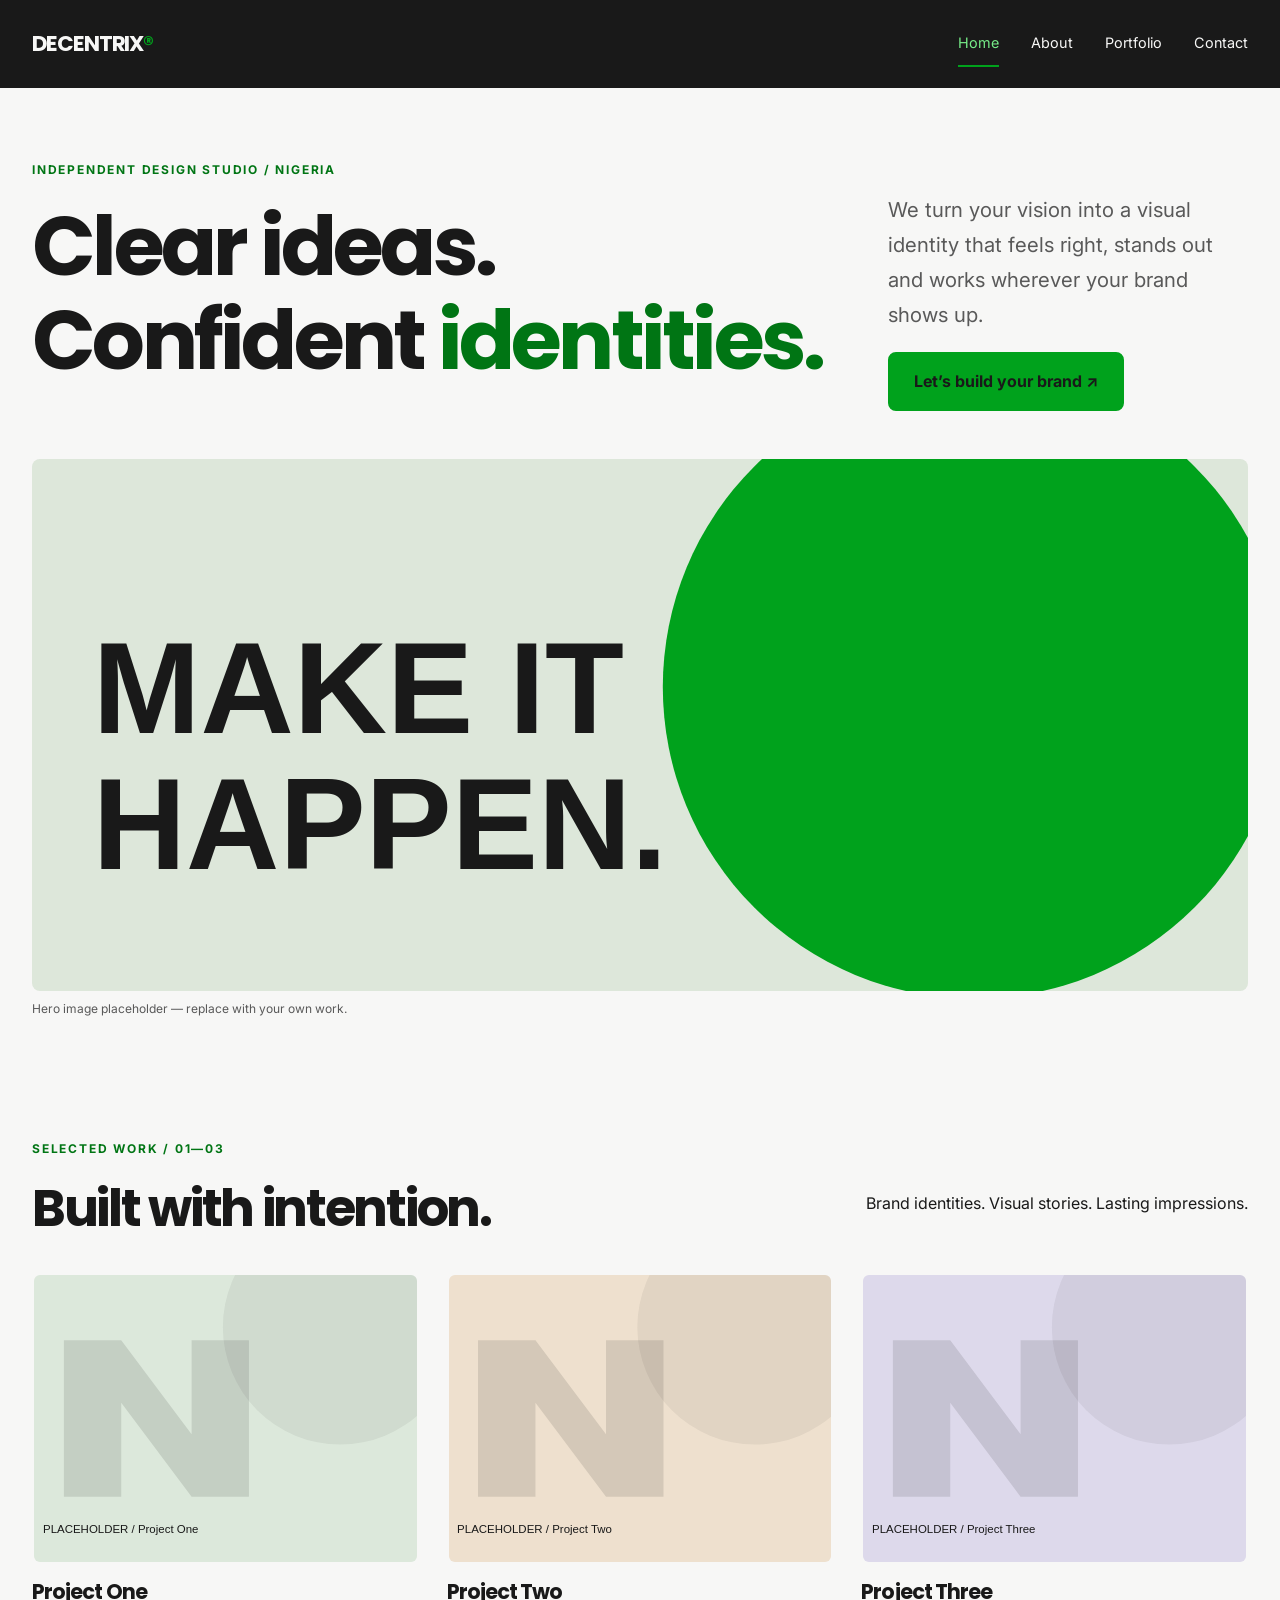
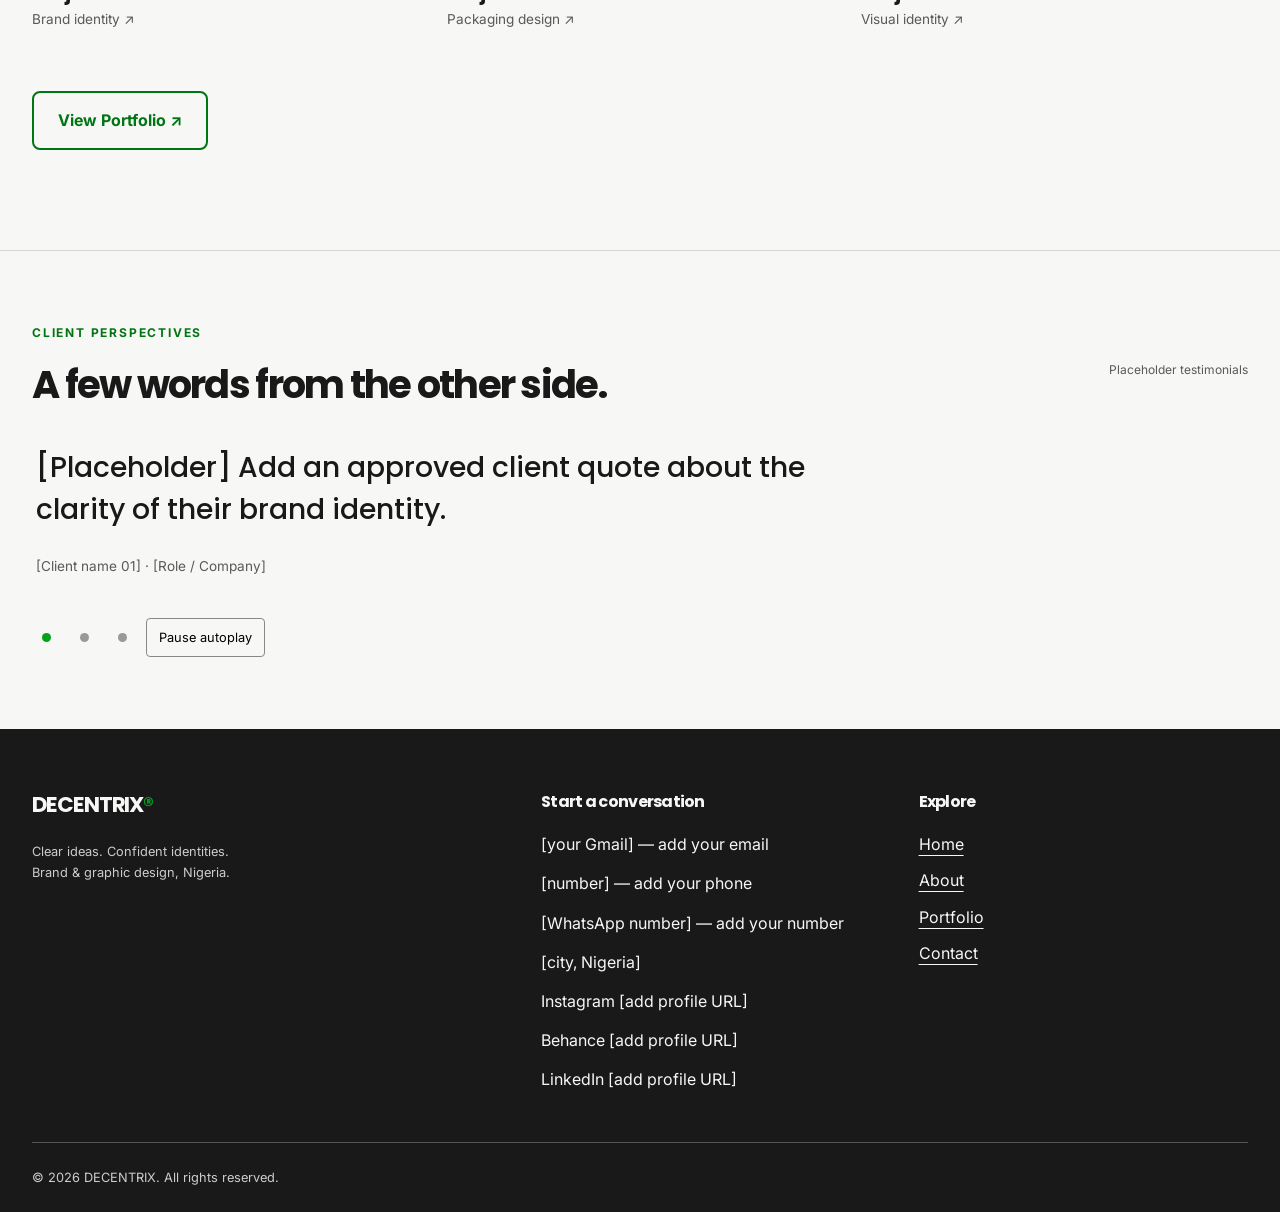
<file: index.html>
<!doctype html>
<html lang="en">
<head>
  <meta charset="utf-8">
  <meta name="viewport" content="width=device-width, initial-scale=1">
  <title>Brand & Graphic Design in Nigeria | DECENTRIX</title>
  <meta name="description" content="DECENTRIX turns unclear ideas into clear, confident brand identities. Explore brand identity and graphic design from Nigeria.">
  <meta name="theme-color" content="#191919">
  <link rel="preconnect" href="https://fonts.googleapis.com">
  <link rel="preconnect" href="https://fonts.gstatic.com" crossorigin>
  <link rel="stylesheet" href="styles.css">
  <script src="projects-data.js" defer></script>
  <script src="script.js" defer></script>
</head>
<body>
  <a class="skip" href="#main">Skip to content</a>
  <header class="site-header" id="site-header">
    <div class="container header-inner"><a class="logo" href="index.html">DECENTRIX</a><nav class="nav" aria-label="Main navigation"><a href="index.html">Home</a><a href="about.html">About</a><a href="portfolio.html">Portfolio</a><a href="contact.html">Contact</a></nav></div>
  </header>
  <main id="main">
    <section class="hero container">
      <div class="hero-top">
        <div><p class="eyebrow">Independent design studio / Nigeria</p><h1>Clear ideas.<br>Confident <span style="color:var(--ink-green)">identities.</span></h1></div>
        <div class="hero-side"><p class="lead">We turn your vision into a visual identity that feels right, stands out and works wherever your brand shows up.</p><a class="button" href="contact.html">Let’s build your brand ↗</a></div>
      </div>
      <!-- IMAGE PLACEHOLDER: replace src with images/home-hero.webp and update alt. -->
      <img class="hero-image" src="data:image/svg+xml,%3Csvg xmlns='http://www.w3.org/2000/svg' width='1600' height='700'%3E%3Crect width='1600' height='700' fill='%23dde7da'/%3E%3Ccircle cx='1240' cy='300' r='410' fill='%2300a21c'/%3E%3Ctext x='80' y='360' font-family='Arial' font-weight='700' font-size='170' fill='%23191919'%3EMAKE IT%3C/text%3E%3Ctext x='80' y='540' font-family='Arial' font-weight='700' font-size='170' fill='%23191919'%3EHAPPEN.%3C/text%3E%3C/svg%3E" alt="Placeholder hero artwork reading Make It Happen" width="1600" height="700" fetchpriority="high">
      <p class="image-note">Hero image placeholder — replace with your own work.</p>
    </section>
    <section class="section container" data-reveal>
      <div class="section-heading"><div><p class="eyebrow">Selected work / 01—03</p><h2>Built with intention.</h2></div><p>Brand identities. Visual stories. Lasting impressions.</p></div>
      <div class="project-grid" data-project-grid="3"></div>
      <noscript><p>Enable JavaScript to see the project cards.</p></noscript>
      <div class="section-action"><a class="button secondary" href="portfolio.html">View Portfolio ↗</a></div>
    </section>
  </main>
  <div id="site-footer"><footer><div class="container">© 2026 DECENTRIX. All rights reserved. <a href="contact.html">Contact</a></div></footer></div>
</body>
</html>
</file>
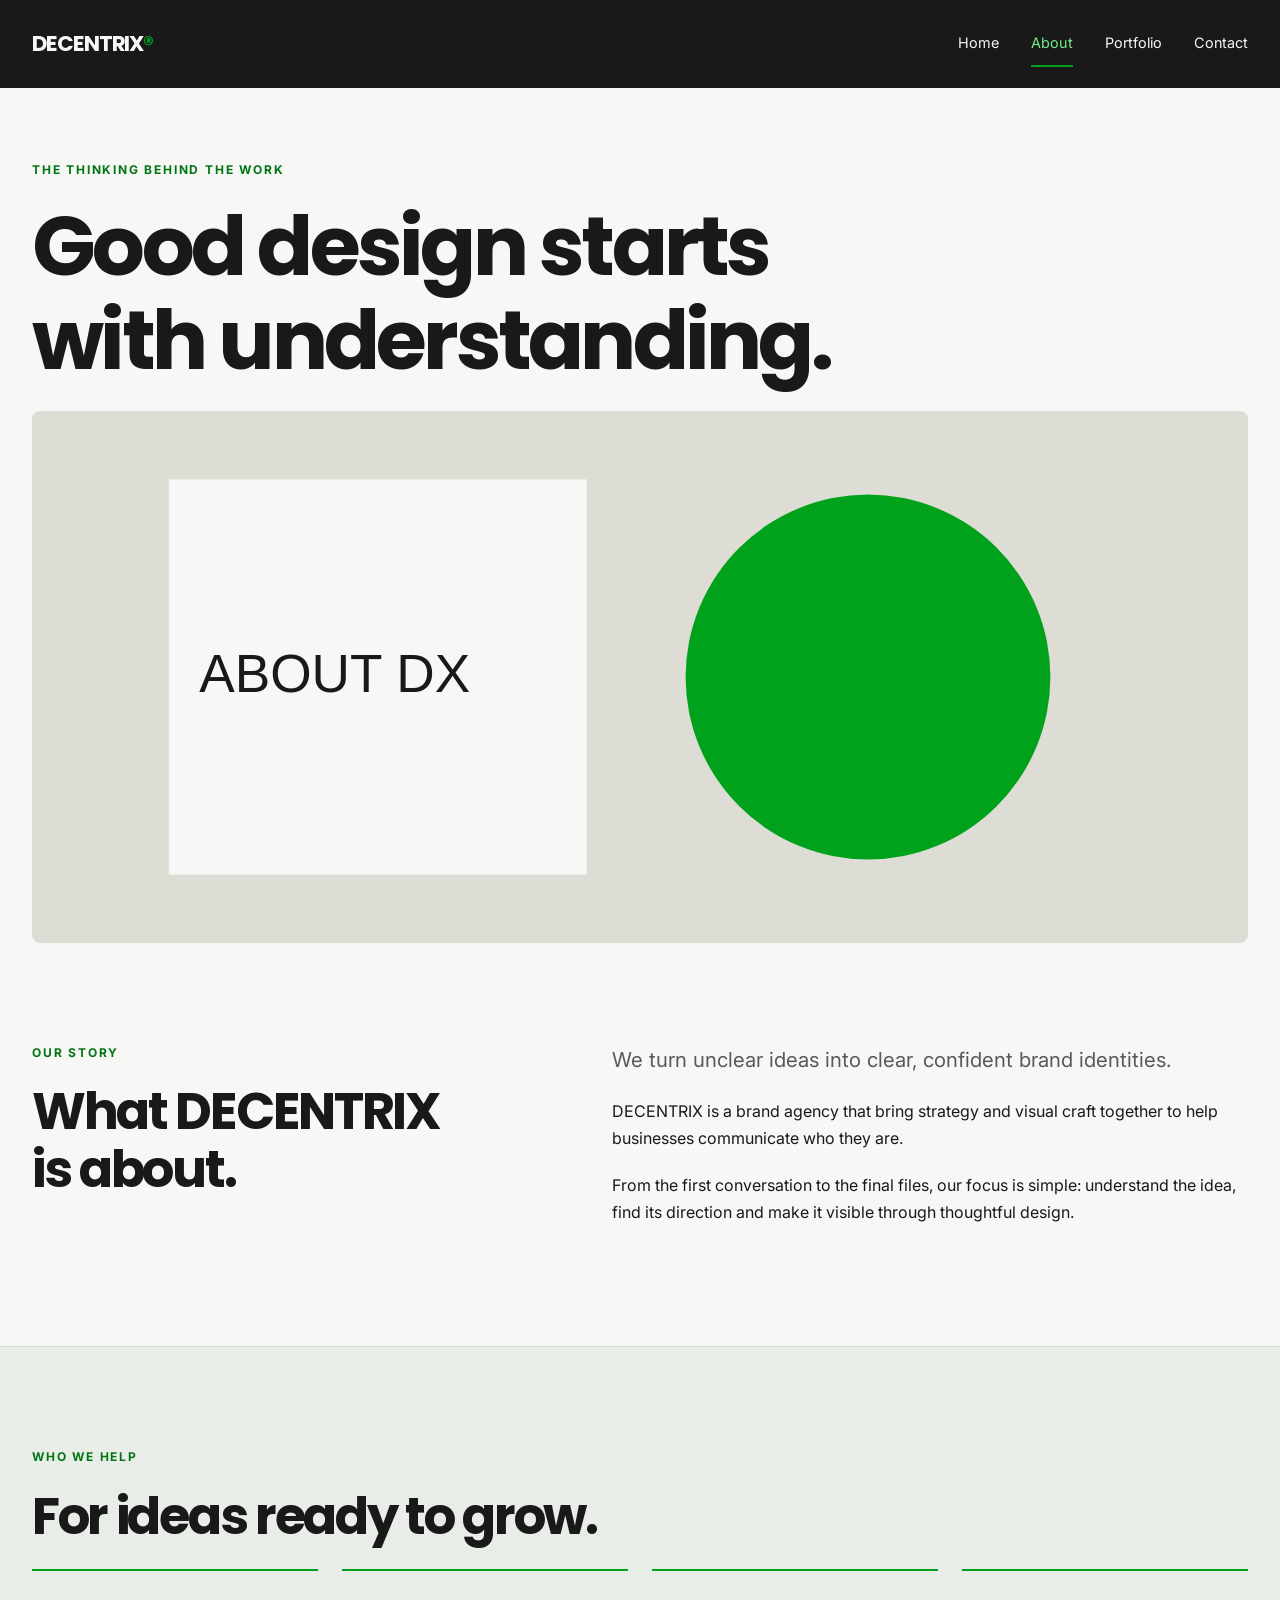
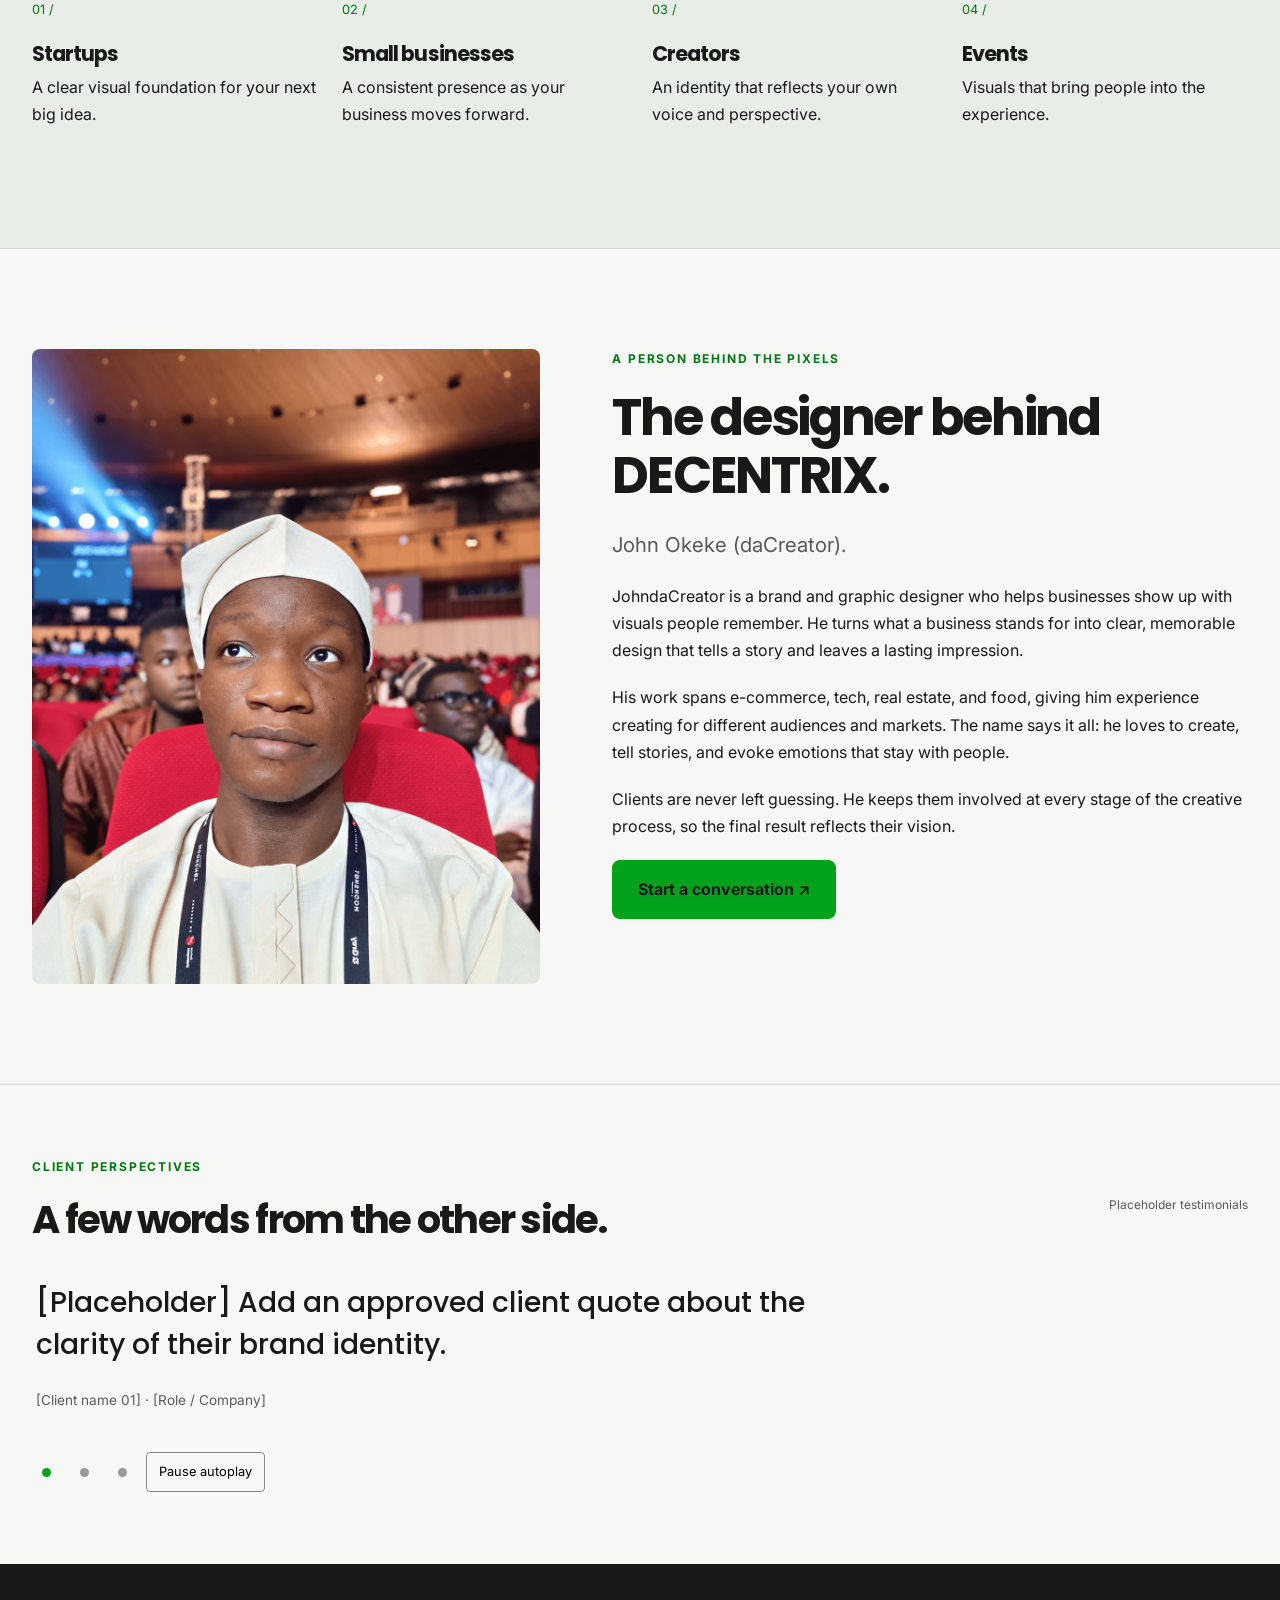
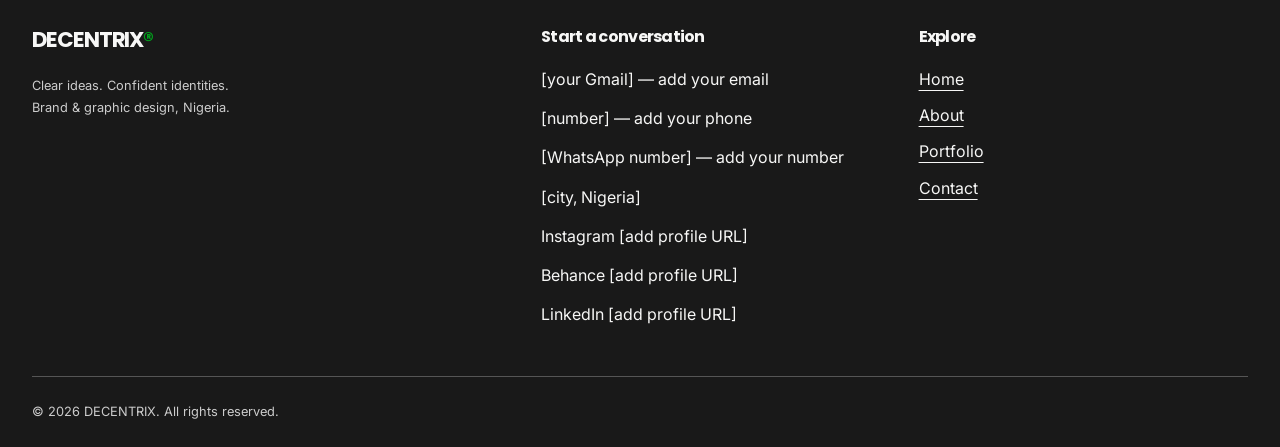
<file: about.html>
<!doctype html>
<html lang="en">
<head>
  <meta charset="utf-8">
  <meta name="viewport" content="width=device-width, initial-scale=1">
  <title>About | DECENTRIX</title>
  <meta name="description" content="Learn about DECENTRIX, a Nigeria-based brand and graphic design business helping ideas become clear visual identities.">
  <meta name="theme-color" content="#191919">
  <link rel="preconnect" href="https://fonts.googleapis.com">
  <link rel="preconnect" href="https://fonts.gstatic.com" crossorigin>
  <link rel="stylesheet" href="styles.css">
  <script src="projects-data.js" defer></script>
  <script src="script.js" defer></script>
</head>
<body>
  <a class="skip" href="#main">Skip to content</a>
  <header class="site-header" id="site-header">
    <div class="container header-inner"><a class="logo" href="index.html">DECENTRIX</a><nav class="nav" aria-label="Main navigation"><a href="index.html">Home</a><a href="about.html">About</a><a href="portfolio.html">Portfolio</a><a href="contact.html">Contact</a></nav></div>
  </header>
  <main id="main">
    <section class="hero container">
      <p class="eyebrow">The thinking behind the work</p><h1>Good design starts<br>with understanding.</h1>
      <!-- IMAGE PLACEHOLDER: replace with your studio or brand image. -->
      <img class="hero-image" src="data:image/svg+xml,%3Csvg xmlns='http://www.w3.org/2000/svg' width='1600' height='700'%3E%3Crect width='1600' height='700' fill='%23dddcd5'/%3E%3Crect x='180' y='90' width='550' height='520' fill='%23f7f7f6'/%3E%3Ccircle cx='1100' cy='350' r='240' fill='%2300a21c'/%3E%3Ctext x='220' y='370' font-family='Arial' font-size='70' fill='%23191919'%3EABOUT DX%3C/text%3E%3C/svg%3E" alt="Placeholder studio artwork for the About page" width="1600" height="700">
    </section>
    <section class="section container about-grid" data-reveal>
      <div><p class="eyebrow">Our story</p><h2>What DECENTRIX<br>is about.</h2></div>
      <div><p class="lead">We turn unclear ideas into clear, confident brand identities.</p>
      <!-- BRAND STORY PLACEHOLDER: edit this draft to match your story. -->
      <p>DECENTRIX is a brand agency that bring strategy and visual craft together to help businesses communicate who they are.</p><p>From the first conversation to the final files, our focus is simple: understand the idea, find its direction and make it visible through thoughtful design.</p></div>
    </section>
    <section class="section soft-panel" data-reveal><div class="container">
      <p class="eyebrow">Who we help</p><h2>For ideas ready to grow.</h2>
      <div class="audience-grid">
        <div class="audience"><span class="number">01 /</span><h3>Startups</h3><p>A clear visual foundation for your next big idea.</p></div>
        <div class="audience"><span class="number">02 /</span><h3>Small businesses</h3><p>A consistent presence as your business moves forward.</p></div>
        <div class="audience"><span class="number">03 /</span><h3>Creators</h3><p>An identity that reflects your own voice and perspective.</p></div>
        <div class="audience"><span class="number">04 /</span><h3>Events</h3><p>Visuals that bring people into the experience.</p></div>
      </div>
    </div></section>
    <section class="section container about-grid" data-reveal>
      <div><!-- PHOTO PLACEHOLDER: replace src and update alt with your name. -->
        <img class="portrait" src="images/designer.png" alt="John Okeke, designer behind DECENTRIX" width="800" height="1000" loading="lazy">
      </div>
      <div><p class="eyebrow">A person behind the pixels</p><h2>The designer behind DECENTRIX.</h2>
      <!-- BIO PLACEHOLDER: replace with your approved bio. -->
      <p class="lead">John Okeke (daCreator).</p><p>
  JohndaCreator is a brand and graphic designer who helps businesses
  show up with visuals people remember. He turns what a business
  stands for into clear, memorable design that tells a story and
  leaves a lasting impression.
</p>

<p>
  His work spans e-commerce, tech, real estate, and food, giving him
  experience creating for different audiences and markets. The name
  says it all: he loves to create, tell stories, and evoke emotions
  that stay with people.
</p>

<p>
  Clients are never left guessing. He keeps them involved at every
  stage of the creative process, so the final result reflects their
  vision.
</p>
      <a class="button" href="contact.html">Start a conversation ↗</a></div>
    </section>
  </main>
  <div id="site-footer"><footer><div class="container">© 2026 DECENTRIX. All rights reserved. <a href="contact.html">Contact</a></div></footer></div>
</body>
</html>
</file>
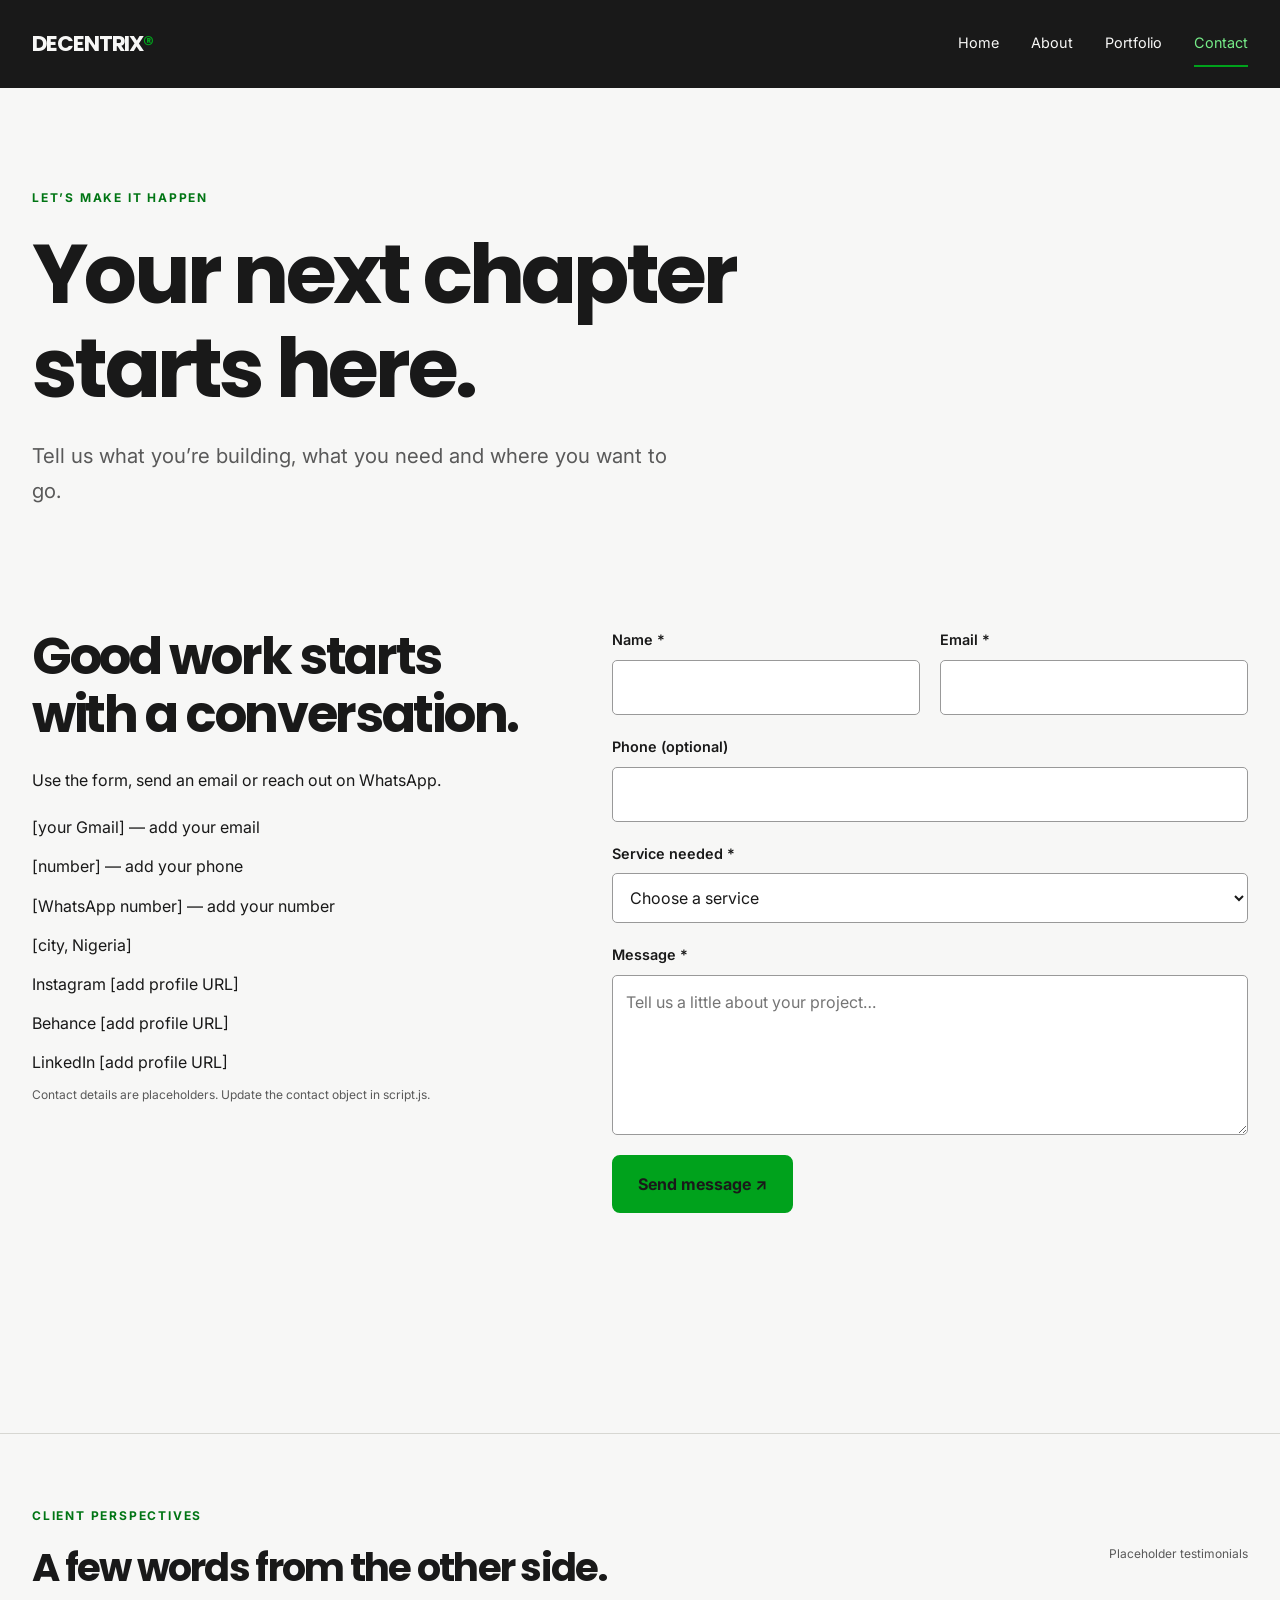
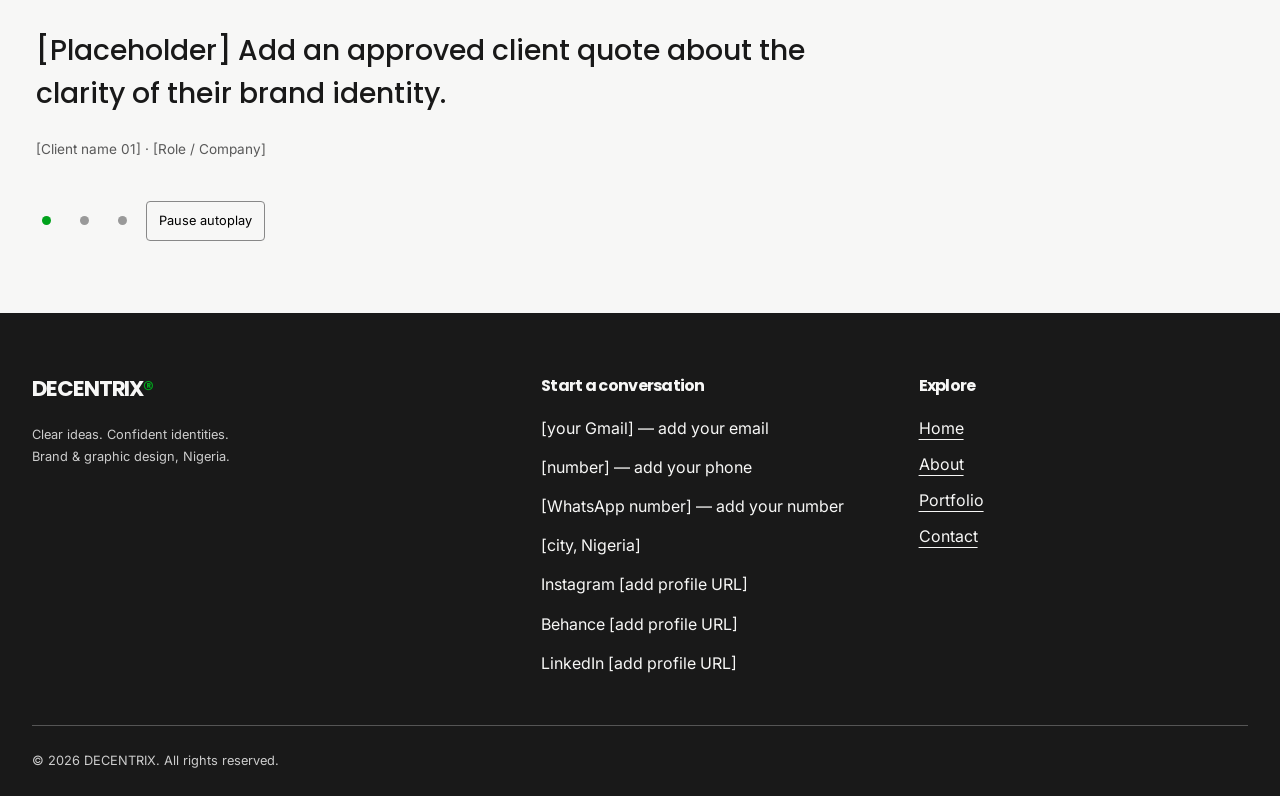
<file: contact.html>
<!doctype html>
<html lang="en">
<head>
  <meta charset="utf-8">
  <meta name="viewport" content="width=device-width, initial-scale=1">
  <title>Contact | DECENTRIX</title>
  <meta name="description" content="Start your next brand or graphic design project with DECENTRIX. Tell us about your goals and the design services you need.">
  <meta name="theme-color" content="#191919">
  <link rel="preconnect" href="https://fonts.googleapis.com">
  <link rel="preconnect" href="https://fonts.gstatic.com" crossorigin>
  <link rel="stylesheet" href="styles.css">
  <script src="projects-data.js" defer></script>
  <script src="script.js" defer></script>
</head>
<body>
  <a class="skip" href="#main">Skip to content</a>
  <header class="site-header" id="site-header">
    <div class="container header-inner"><a class="logo" href="index.html">DECENTRIX</a><nav class="nav" aria-label="Main navigation"><a href="index.html">Home</a><a href="about.html">About</a><a href="portfolio.html">Portfolio</a><a href="contact.html">Contact</a></nav></div>
  </header>
  <main id="main" class="container section">
    <p class="eyebrow">Let’s make it happen</p><h1>Your next chapter<br>starts here.</h1>
    <p class="lead">Tell us what you’re building, what you need and where you want to go.</p>
    <div class="contact-grid section">
      <section aria-labelledby="contact-details"><h2 id="contact-details">Good work starts<br>with a conversation.</h2><p>Use the form, send an email or reach out on WhatsApp.</p><div class="contact-links" data-contact-links></div><p class="image-note">Contact details are placeholders. Update the contact object in script.js.</p></section>
      <div>
        <!-- REQUIRED: replace [MY_FORM_ID] with your Formspree form ID.
             Keep method POST. Configure your recipient email in Formspree. -->
        <form id="contact-form" action="https://formspree.io/f/[MY_FORM_ID]" method="POST">
          <div class="form-row">
            <div class="field"><label for="name">Name *</label><input id="name" name="name" autocomplete="name" maxlength="120" required></div>
            <div class="field"><label for="email">Email *</label><input id="email" name="email" type="email" autocomplete="email" maxlength="254" required></div>
          </div>
          <div class="field"><label for="phone">Phone (optional)</label><input id="phone" name="phone" type="tel" autocomplete="tel" maxlength="40"></div>
          <div class="field"><label for="service">Service needed *</label><select id="service" name="service" required><option value="">Choose a service</option><option>Logo design</option><option>Brand identity</option><option>Social media graphics</option><option>Print design</option><option>Other</option></select></div>
          <div class="field"><label for="message">Message *</label><textarea id="message" name="message" minlength="10" maxlength="5000" required placeholder="Tell us a little about your project…"></textarea></div>
          <div class="honeypot" aria-hidden="true"><label for="website">Leave this field empty</label><input id="website" name="_gotcha" tabindex="-1" autocomplete="off"></div>
          <button class="button" type="submit">Send message ↗</button>
          <p class="form-status" id="form-status" role="status" aria-live="polite"></p>
          <noscript><p>This form opens Formspree’s response page after submission. The owner must configure the form ID first.</p></noscript>
        </form>
      </div>
    </div>
  </main>
  <div id="site-footer"><footer><div class="container">© 2026 DECENTRIX. All rights reserved. <a href="contact.html">Contact</a></div></footer></div>
</body>
</html>
</file>
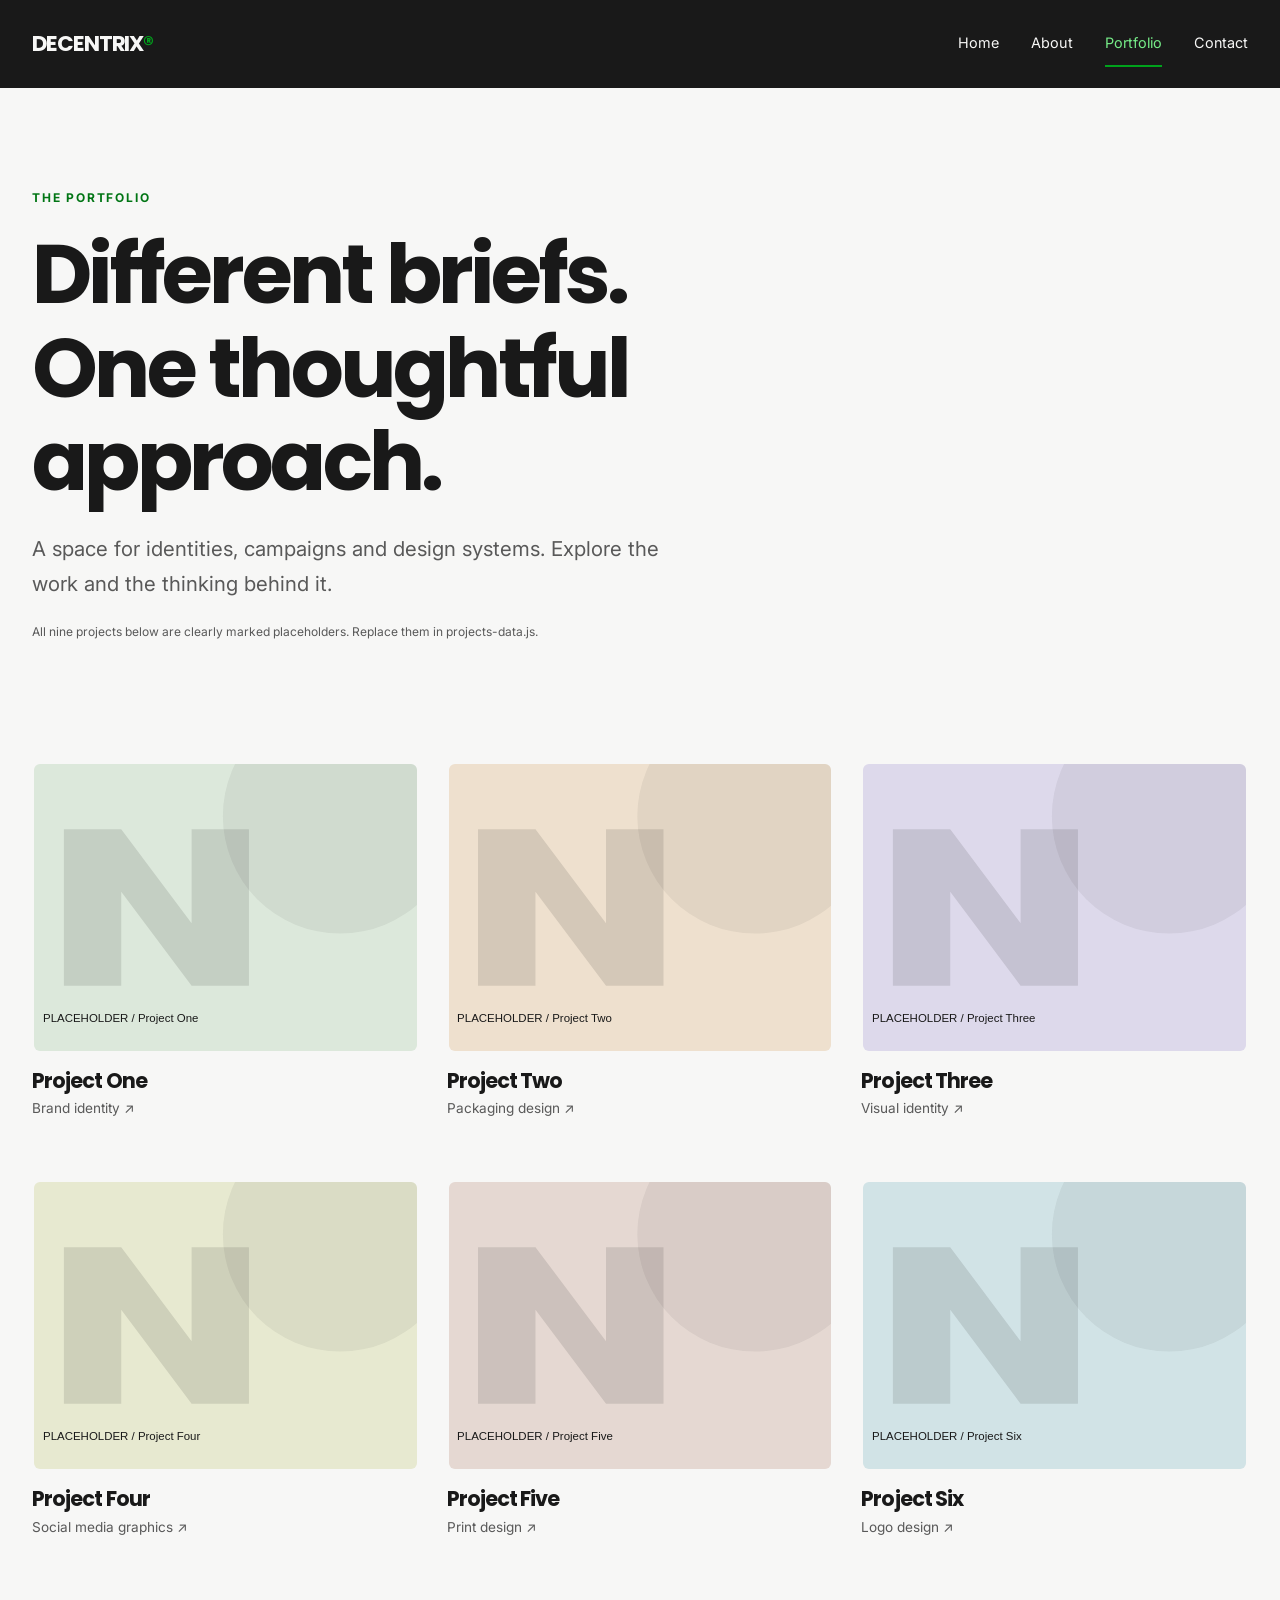
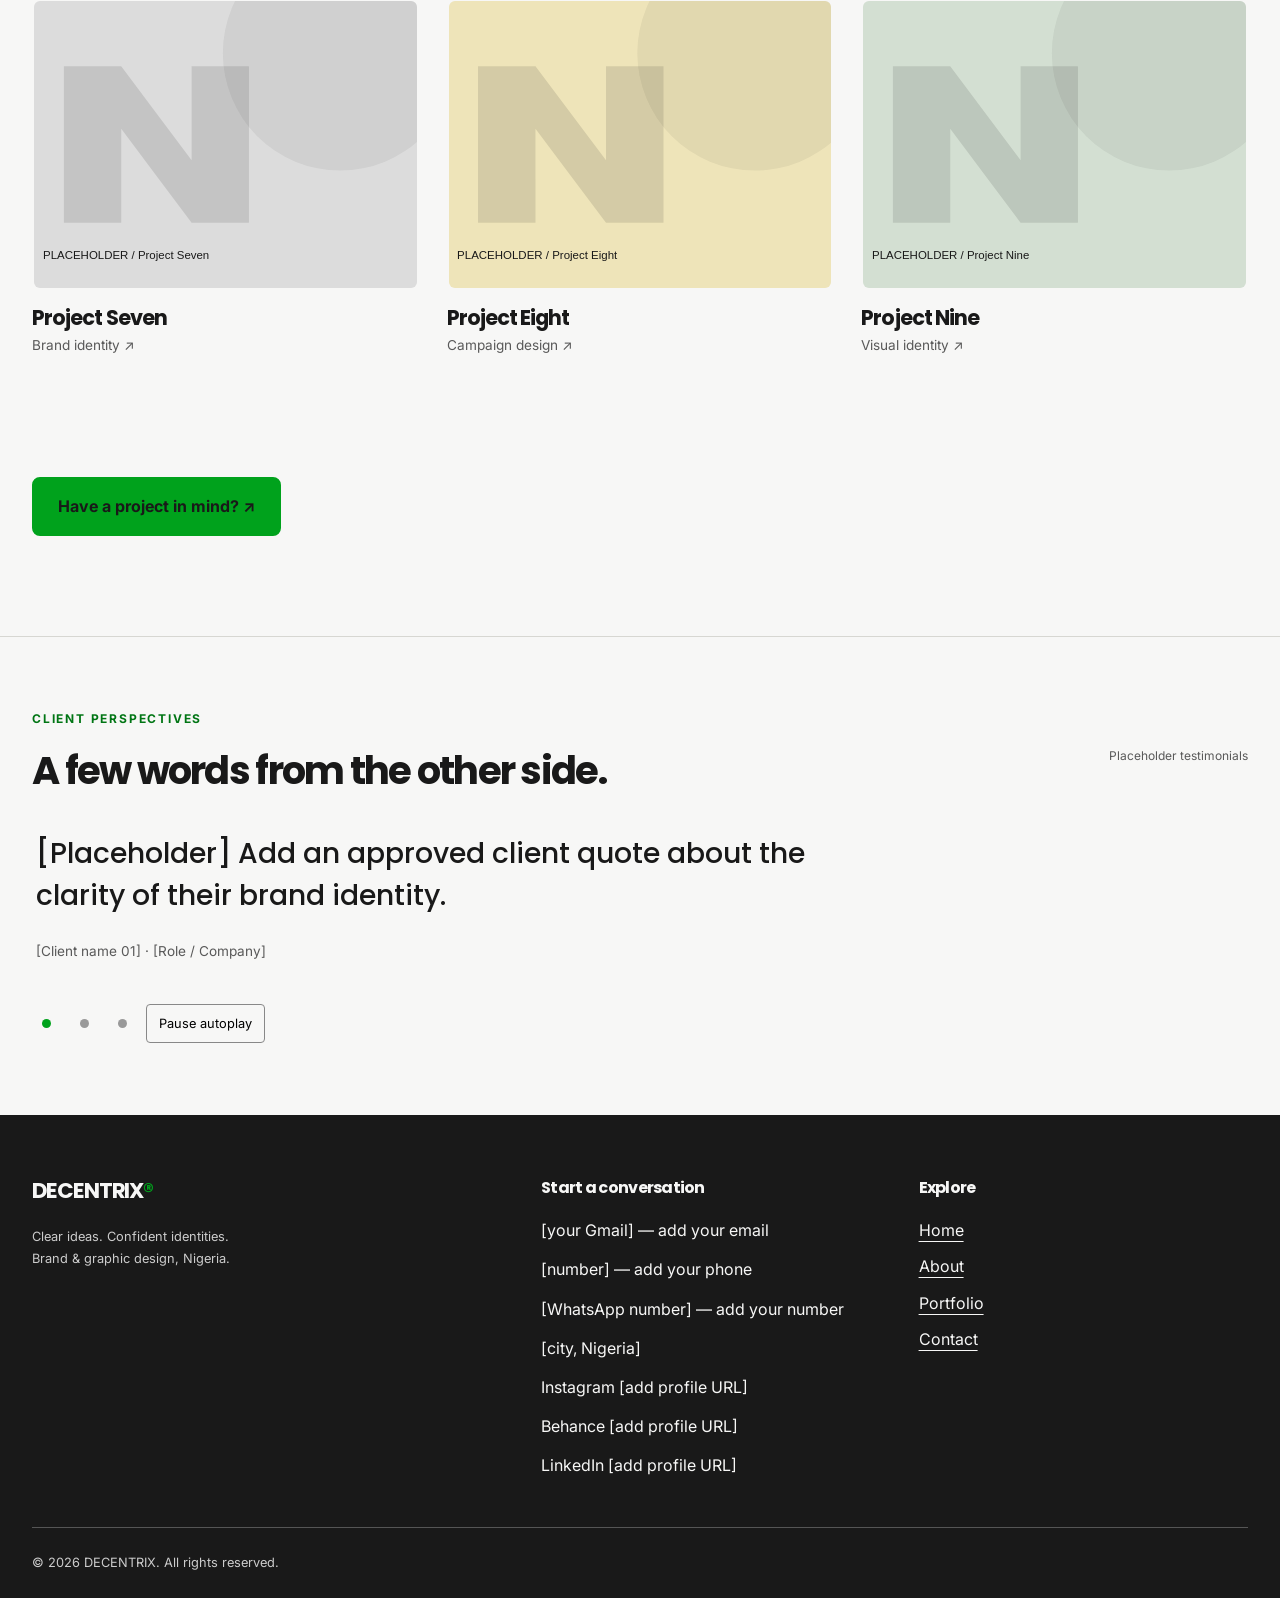
<file: portfolio.html>
<!doctype html>
<html lang="en">
<head>
  <meta charset="utf-8">
  <meta name="viewport" content="width=device-width, initial-scale=1">
  <title>Portfolio | DECENTRIX</title>
  <meta name="description" content="Explore nine brand and graphic design project placeholders from DECENTRIX. Replace these samples with your own design portfolio.">
  <meta name="theme-color" content="#191919">
  <link rel="preconnect" href="https://fonts.googleapis.com">
  <link rel="preconnect" href="https://fonts.gstatic.com" crossorigin>
  <link rel="stylesheet" href="styles.css">
  <script src="projects-data.js" defer></script>
  <script src="script.js" defer></script>
</head>
<body>
  <a class="skip" href="#main">Skip to content</a>
  <header class="site-header" id="site-header">
    <div class="container header-inner"><a class="logo" href="index.html">DECENTRIX</a><nav class="nav" aria-label="Main navigation"><a href="index.html">Home</a><a href="about.html">About</a><a href="portfolio.html">Portfolio</a><a href="contact.html">Contact</a></nav></div>
  </header>
  <main id="main" class="container section">
    <p class="eyebrow">The portfolio</p><h1>Different briefs.<br>One thoughtful approach.</h1>
    <p class="lead">A space for identities, campaigns and design systems. Explore the work and the thinking behind it.</p>
    <p class="image-note">All nine projects below are clearly marked placeholders. Replace them in projects-data.js.</p>
    <section class="section" aria-label="All projects" data-reveal>
      <div class="project-grid" data-project-grid="9"></div>
      <noscript><p>Enable JavaScript to load the project collection.</p></noscript>
    </section>
    <a class="button" href="contact.html">Have a project in mind? ↗</a>
  </main>
  <div id="site-footer"><footer><div class="container">© 2026 DECENTRIX. All rights reserved. <a href="contact.html">Contact</a></div></footer></div>
</body>
</html>
</file>
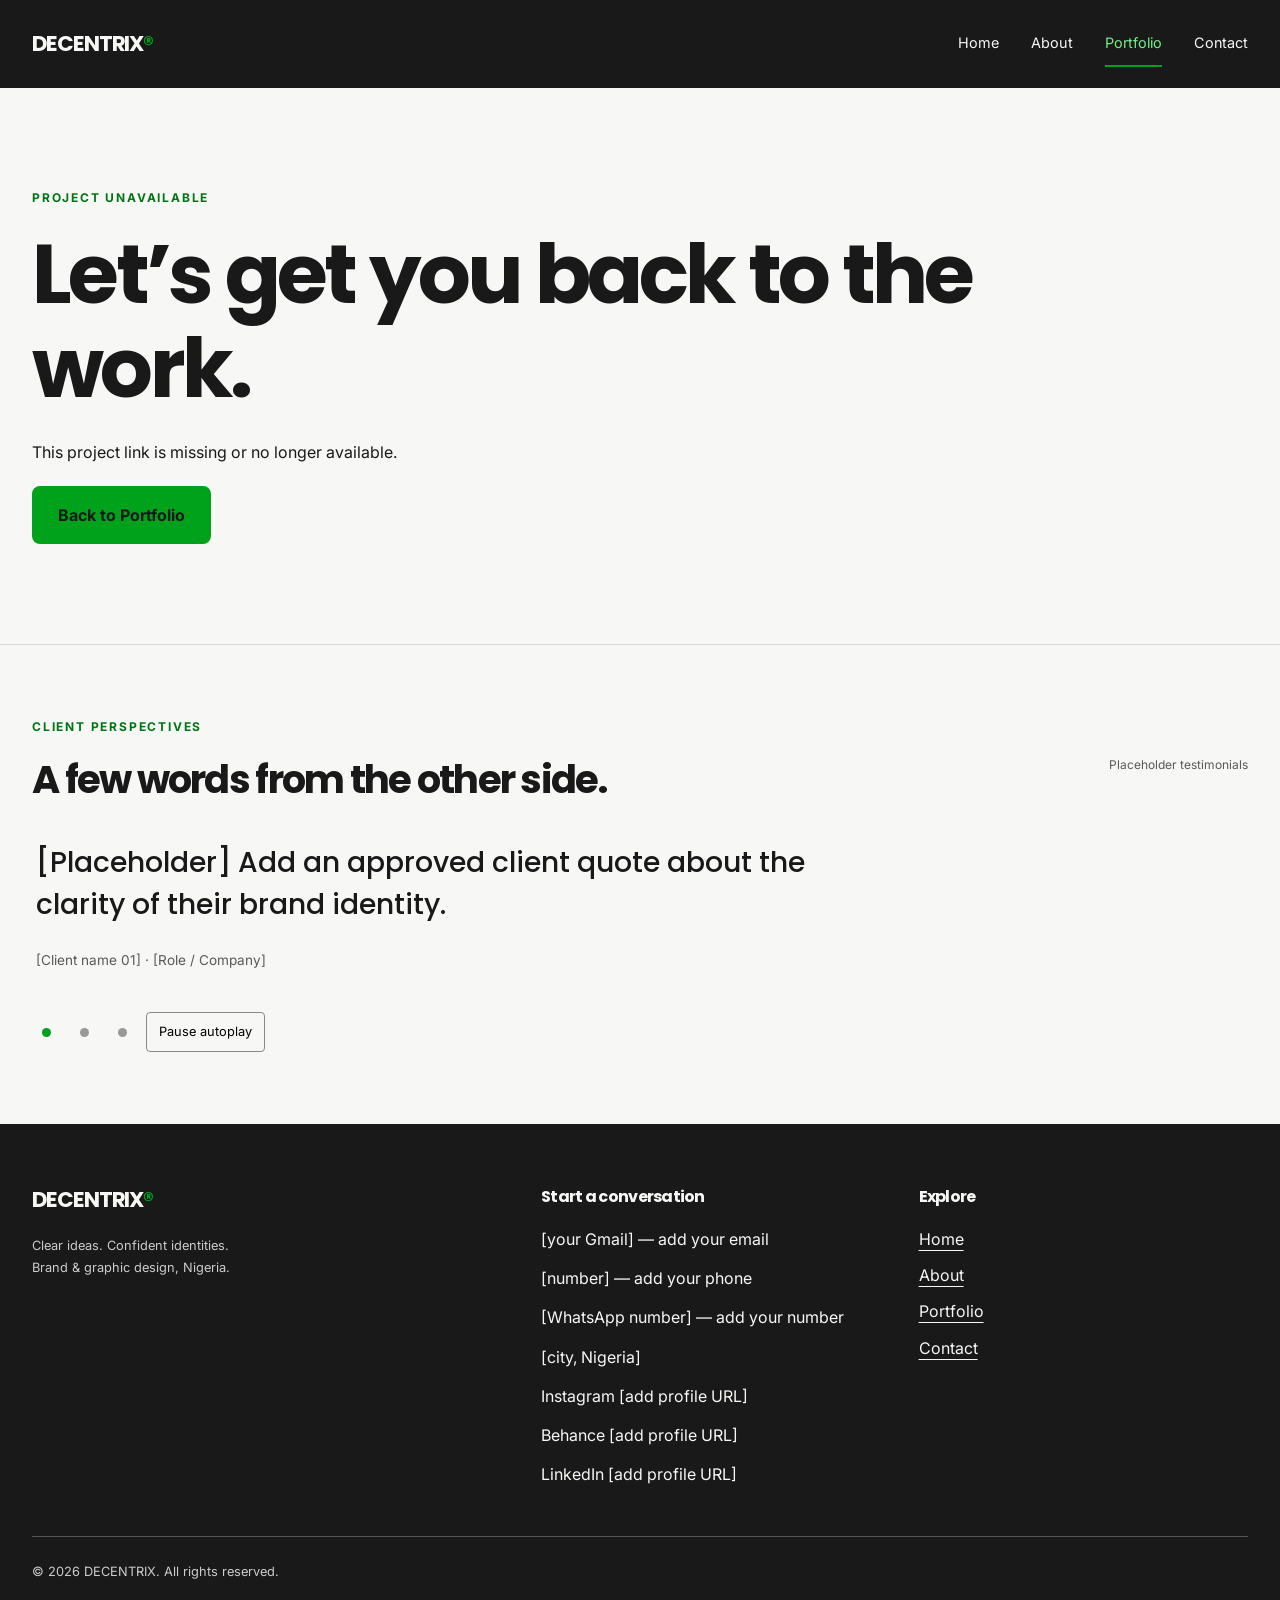
<file: project.html>
<!doctype html>
<html lang="en">
<head>
  <meta charset="utf-8">
  <meta name="viewport" content="width=device-width, initial-scale=1">
  <title>Project | DECENTRIX</title>
  <meta name="description" content="Explore the brief, process and result of a DECENTRIX design project.">
  <meta name="theme-color" content="#191919">
  <link rel="preconnect" href="https://fonts.googleapis.com">
  <link rel="preconnect" href="https://fonts.gstatic.com" crossorigin>
  <link rel="stylesheet" href="styles.css">
  <script src="projects-data.js" defer></script>
  <script src="script.js" defer></script>
</head>
<body>
  <a class="skip" href="#main">Skip to content</a>
  <header class="site-header" id="site-header">
    <div class="container header-inner"><a class="logo" href="index.html">DECENTRIX</a><nav class="nav" aria-label="Main navigation"><a href="index.html">Home</a><a href="about.html">About</a><a href="portfolio.html">Portfolio</a><a href="contact.html">Contact</a></nav></div>
  </header>
  <main id="main" class="container section">
    <article id="project-content"><h1>Project details</h1><p>Loading project…</p></article>
    <noscript><p>Enable JavaScript to load this project, or <a href="portfolio.html">return to the portfolio</a>.</p></noscript>
  </main>
  <dialog id="lightbox" aria-label="Enlarged project image">
    <button class="lightbox-close" type="button" autofocus>Close ×</button>
    <img alt="">
    <p class="lightbox-caption"></p>
  </dialog>
  <div id="site-footer"><footer><div class="container">© 2026 DECENTRIX. All rights reserved. <a href="contact.html">Contact</a></div></footer></div>
</body>
</html>
</file>
<file: styles.css>
@import url('https://fonts.googleapis.com/css2?family=Inter:wght@400;500;600;700&family=Poppins:wght@500;600;700&display=swap');

:root{--black:#191919;--green:#00a21c;--ink-green:#007514;--white:#f7f7f6;--muted:#595959;--line:#d7d7d2;--radius:8px}
*{box-sizing:border-box}
html{scroll-behavior:smooth;scroll-padding-top:100px}
body{margin:0;background:var(--white);color:var(--black);font:400 1rem/1.7 Inter,Arial,sans-serif}
h1,h2,h3,.logo{font-family:Poppins,Arial,sans-serif;line-height:1.12;letter-spacing:-.045em}
h1{font-size:clamp(2.7rem,6.5vw,6rem);max-width:1000px;margin:18px 0 24px}
h2{font-size:clamp(2rem,4vw,3.6rem);margin:0 0 24px}
h3{font-size:1.3rem;margin:20px 0 8px}
p{margin:0 0 20px}
a{color:var(--ink-green);text-underline-offset:5px}
button,input,select,textarea{font:inherit}
button,a,input,select,textarea{-webkit-tap-highlight-color:transparent}
button{cursor:pointer}
img{display:block;width:100%;max-width:100%;height:auto}
:focus-visible{outline:3px solid var(--ink-green);outline-offset:5px}
.container{width:min(1248px,calc(100% - 64px));margin:auto}
.section{padding-block:100px}
.eyebrow{text-transform:uppercase;letter-spacing:.15em;font-size:.75rem;font-weight:700;color:var(--ink-green)}
.lead{font-size:clamp(1.05rem,1.6vw,1.3rem);max-width:650px;color:var(--muted)}
.skip{position:fixed;top:-100px;left:16px;z-index:100;background:white;padding:12px}
.skip:focus{top:12px}
.site-header{position:sticky;top:0;z-index:20;background:var(--black);color:var(--white)}
.header-inner{display:flex;align-items:center;justify-content:space-between;min-height:88px;gap:24px}
.logo{color:var(--white);font-weight:700;font-size:1.35rem;text-decoration:none;letter-spacing:-.05em}
.logo span{color:var(--green)}
.nav{display:flex;gap:32px;align-items:center}
.nav a{color:var(--white);text-decoration:none;font-size:.9rem;padding:10px 0;border-bottom:2px solid transparent;transition:color .3s,border-color .3s}
.nav a:hover,.nav a[aria-current]{color:#76ec88;border-bottom-color:var(--green)}
.menu-toggle{display:none;background:none;border:1px solid #777;color:white;padding:8px 12px;border-radius:4px}
.button{display:inline-flex;align-items:center;justify-content:center;gap:12px;background:var(--green);color:var(--black);font-weight:700;line-height:1.4;padding:16px 24px;border:2px solid var(--green);border-radius:var(--radius);text-decoration:none;transition:transform .3s,background .3s}
.button:hover{background:#25bc3d;transform:translateY(-3px)}
.button.secondary{background:transparent;color:var(--ink-green);border-color:var(--ink-green)}
.hero{padding-top:72px}
.hero-top{display:flex;justify-content:space-between;gap:48px;align-items:end;margin-bottom:48px}
.hero-top>div{flex:1}
.hero-side{max-width:360px}
.hero-image{aspect-ratio:16/7;object-fit:cover;border-radius:var(--radius)}
.image-note{font-size:.75rem;color:var(--muted);margin-top:8px}
.section-heading{display:flex;align-items:end;justify-content:space-between;gap:24px;margin-bottom:36px}
.section-heading h2{margin-bottom:0}
.project-grid{display:grid;grid-template-columns:repeat(3,minmax(0,1fr));gap:40px 28px}
.project-card{display:block;text-decoration:none;color:var(--black);transition:transform .3s,opacity .3s}
.project-media{overflow:hidden;border:2px solid transparent;border-radius:var(--radius);transition:border-color .3s}
.project-media img{aspect-ratio:4/3;object-fit:cover;transition:transform .3s}
.project-card:hover{transform:translateY(-6px)}
.project-card:hover .project-media,.project-card:focus-visible .project-media{border-color:var(--green)}
.project-card:hover img{transform:scale(1.045)}
.project-card.leaving{transform:scale(.96);opacity:.45}
.project-card h3{margin:16px 0 5px}
.project-card p{color:var(--muted);font-size:.85rem}
.section-action{margin-top:40px}
.about-grid,.contact-grid,.project-details{display:grid;grid-template-columns:1fr 1.25fr;gap:72px;align-items:start}
.soft-panel{background:#e9ede7;border-block:1px solid var(--line)}
.audience-grid{display:grid;grid-template-columns:repeat(4,1fr);gap:24px}
.audience{border-top:2px solid var(--green);padding-top:24px}
.audience .number{color:var(--ink-green);font-size:.8rem}
.portrait{aspect-ratio:4/5;object-fit:cover;border-radius:var(--radius)}
.project-main{aspect-ratio:16/10;object-fit:cover;border-radius:var(--radius);margin:40px 0 72px}
.project-meta{margin:0}
.project-meta div{padding:12px 0;border-bottom:1px solid var(--line)}
dt{font-size:.75rem;color:var(--muted);text-transform:uppercase;letter-spacing:.1em}
dd{margin:4px 0 0}
.gallery{display:grid;grid-template-columns:repeat(2,minmax(0,1fr));gap:24px;margin-top:60px}
.gallery button{padding:0;border:0;background:none;border-radius:var(--radius);overflow:hidden}
.gallery img{aspect-ratio:4/3;object-fit:cover;transition:transform .3s}
.gallery button:hover img{transform:scale(1.03)}
.project-nav{display:flex;justify-content:space-between;gap:16px;flex-wrap:wrap;margin-top:48px}
dialog{border:0;border-radius:var(--radius);padding:20px;background:var(--black);color:white;max-width:94vw;max-height:94dvh}
dialog::backdrop{background:#000d}
dialog img{width:auto;max-width:85vw;max-height:75dvh;object-fit:contain}
.lightbox-close{display:block;margin:0 0 12px auto;padding:8px 14px;background:white;border:0;border-radius:4px}
.lightbox-caption{margin:12px 0 0;font-size:.85rem}
.field{display:flex;flex-direction:column;gap:7px;margin-bottom:20px}
label{font-size:.9rem;font-weight:600}
input,select,textarea{width:100%;border:1px solid #999;border-radius:5px;padding:13px;background:#fff;color:var(--black)}
textarea{resize:vertical;min-height:160px}
.form-row{display:grid;grid-template-columns:1fr 1fr;gap:20px}
.honeypot{position:absolute;left:-10000px;width:1px;height:1px;overflow:hidden}
.form-status{margin-top:16px}
button:disabled{opacity:.6;cursor:wait}
.contact-links{display:flex;flex-direction:column;gap:12px;overflow-wrap:anywhere}
.testimonials{border-top:1px solid var(--line);padding-block:72px}
.testimonial-top{display:flex;justify-content:space-between;align-items:center;gap:20px}
.testimonial-top h2{font-size:clamp(1.6rem,3vw,2.5rem)}
.slider-window{overflow:hidden}
.slider-track{display:flex;transition:transform .6s ease}
.testimonial{flex:0 0 100%;min-width:0;margin:0;padding:16px 4px}
.testimonial blockquote{font:500 clamp(1.2rem,2.2vw,1.9rem)/1.5 Poppins,Arial,sans-serif;max-width:850px;margin:0 0 24px}
.testimonial figcaption{font-size:.85rem;color:var(--muted)}
.slider-controls{display:flex;gap:10px;align-items:center;margin-top:24px}
.dot{width:28px;height:28px;display:grid;place-items:center;border:0;background:transparent}
.dot::after{content:"";width:9px;height:9px;border-radius:50%;background:#999}
.dot[aria-pressed="true"]::after{background:var(--green)}
.pause{background:transparent;border:1px solid #888;border-radius:4px;padding:8px 12px;font-size:.8rem}
footer{padding:64px 0 24px;background:var(--black);color:var(--white)}
.footer-grid{display:grid;grid-template-columns:1.4fr 1fr 1fr;gap:48px}
footer a{color:var(--white)}
footer a:hover{color:#76ec88}
footer h3{font-size:1rem;margin:0 0 20px}
footer ul{list-style:none;padding:0;margin:0}
footer li{margin-bottom:9px}
.footer-bottom{border-top:1px solid #555;padding-top:24px;margin-top:48px;font-size:.8rem;color:#ccc}
.footer-note{font-size:.8rem;color:#ccc;margin-top:20px}
[data-reveal]{opacity:1}
.motion-ready [data-reveal]{opacity:0;transform:translateY(20px);transition:opacity .6s,transform .6s}
.motion-ready [data-reveal].visible{opacity:1;transform:none}
[hidden]{display:none!important}
@media(min-width:1400px){.hero{padding-top:96px}}
@media(max-width:1100px){.project-grid{grid-template-columns:repeat(2,minmax(0,1fr))}.hero-top{gap:28px}.about-grid,.contact-grid,.project-details{gap:40px}.audience-grid{grid-template-columns:repeat(2,1fr)}}
@media(max-width:768px){.container{width:calc(100% - 40px)}.section{padding-block:64px}.header-inner{min-height:76px;flex-wrap:wrap;gap:0}.menu-toggle{display:block}.nav{display:flex;width:100%;flex-direction:column;align-items:stretch;gap:0;padding-bottom:16px}.nav a{padding:12px 0}.js .nav:not(.is-open){display:none}.hero-top{display:block}.hero-side{max-width:100%;margin-top:28px}.hero-image{aspect-ratio:4/3}.about-grid,.contact-grid,.project-details{grid-template-columns:1fr;gap:32px}.section-heading{align-items:start;flex-direction:column}.footer-grid{grid-template-columns:1fr 1fr}.footer-grid>div:first-child{grid-column:1/-1}.project-main{margin-bottom:40px}.testimonial-top{align-items:start}}
@media(max-width:540px){.project-grid,.gallery,.audience-grid,.form-row,.footer-grid{grid-template-columns:1fr}.container{width:calc(100% - 32px)}.project-nav{flex-direction:column}.project-nav a{text-align:center}.testimonial-top{flex-direction:column}.hero{padding-top:48px}h1{font-size:2.7rem}}
@media(prefers-reduced-motion:reduce){html{scroll-behavior:auto}*,*::before,*::after{animation:none!important;transition:none!important}.motion-ready [data-reveal]{opacity:1;transform:none}}
</file>
